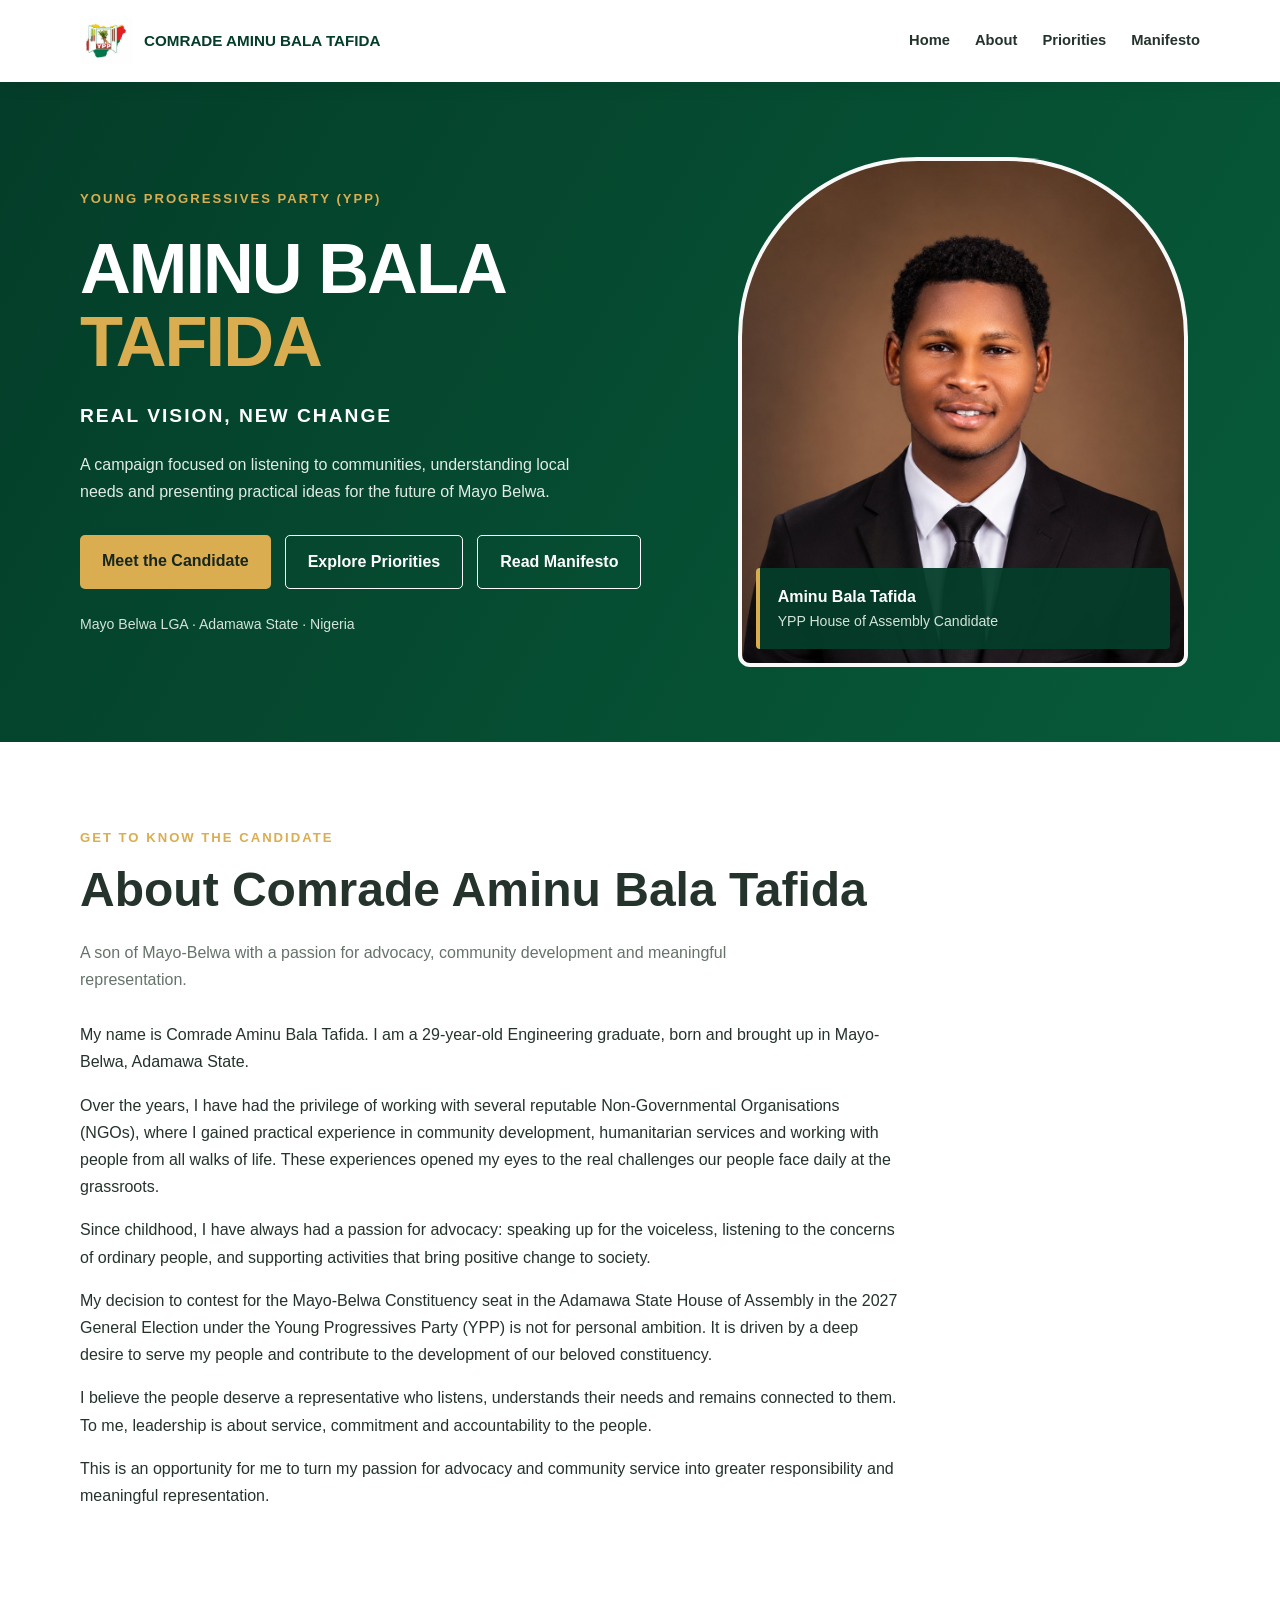
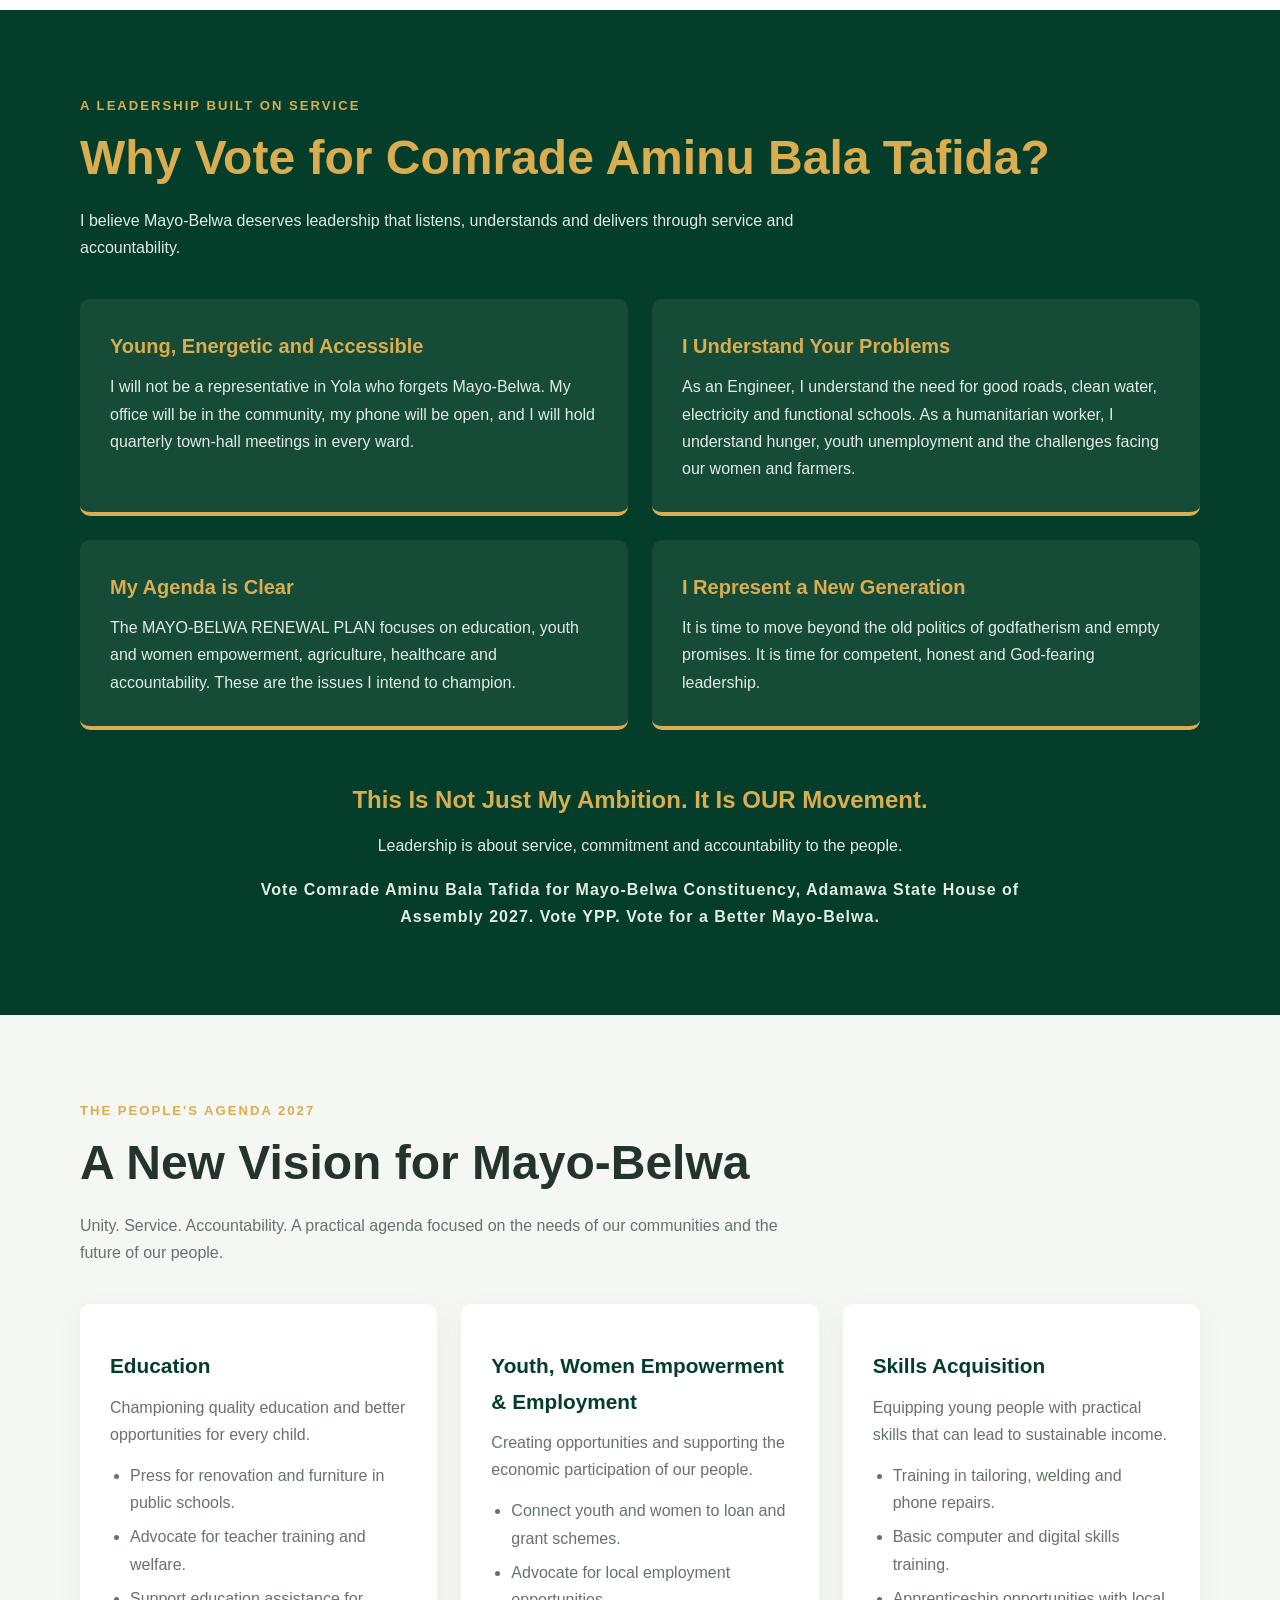
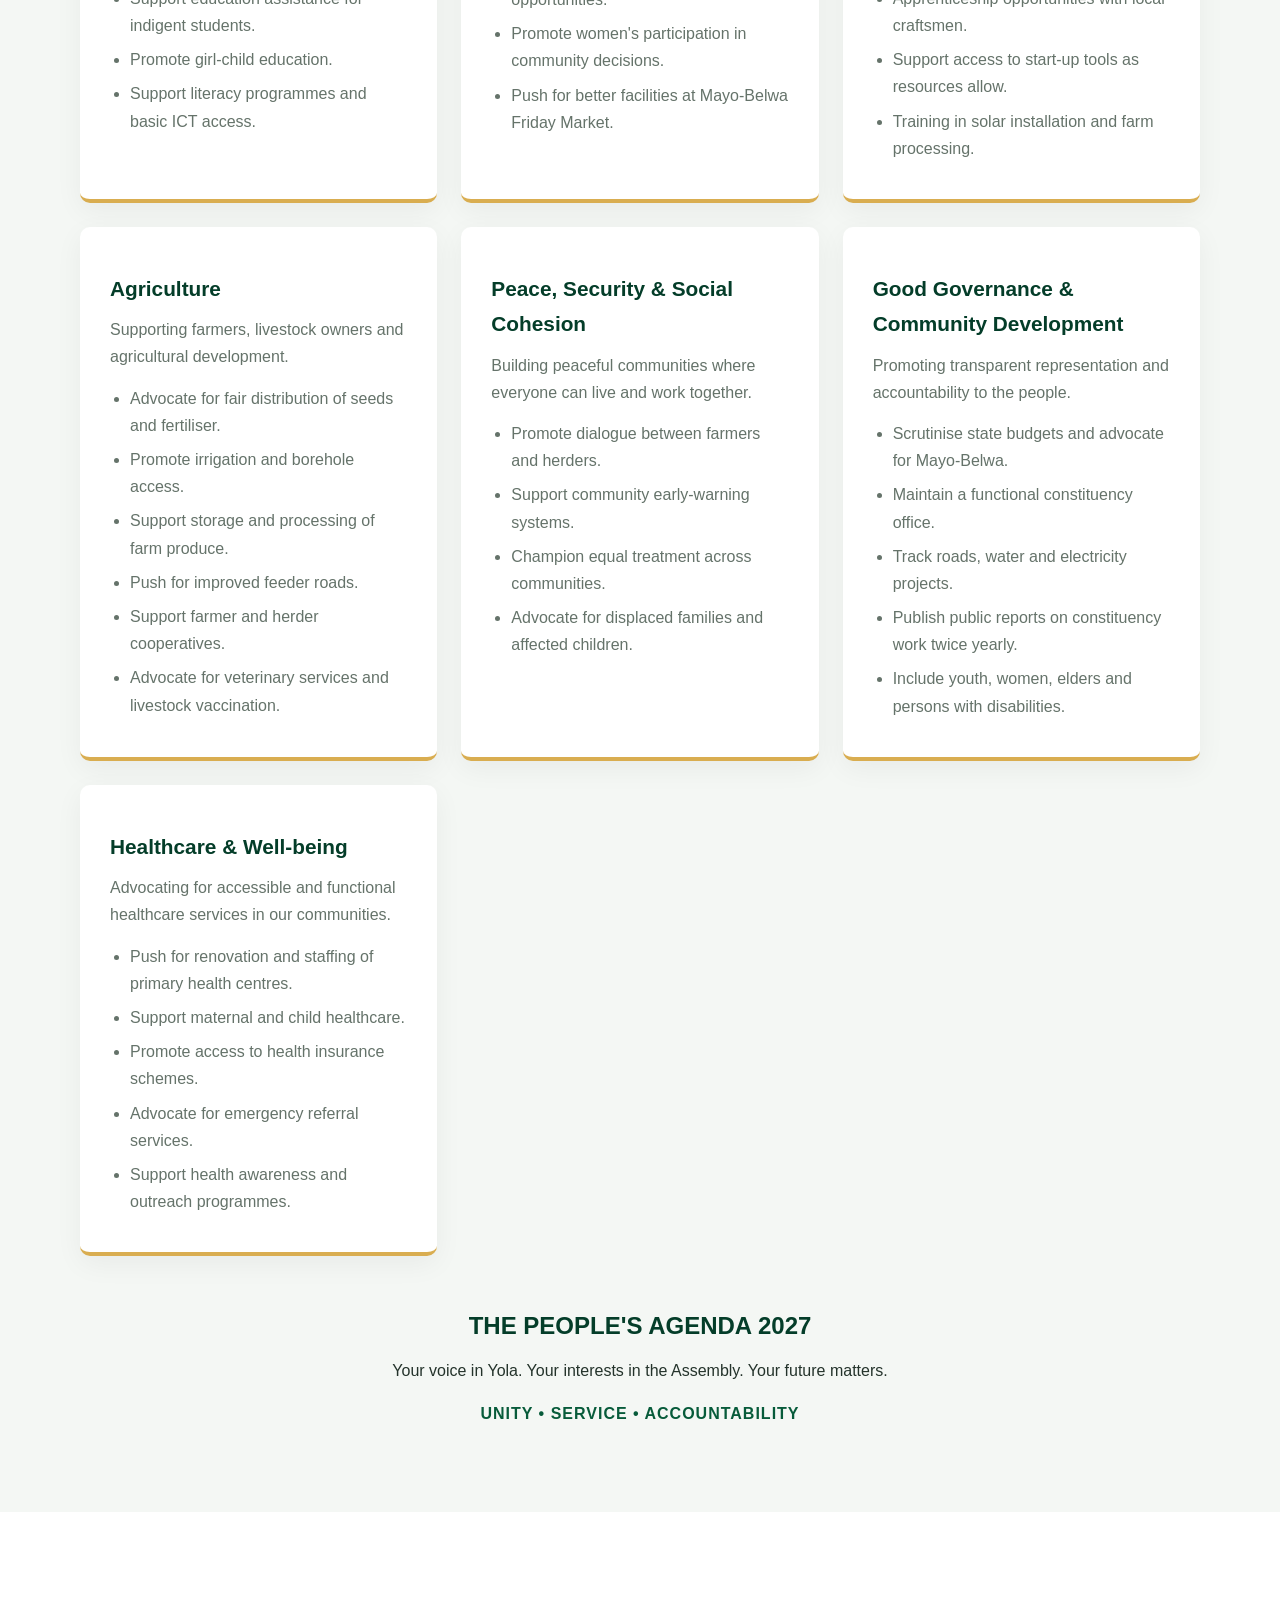
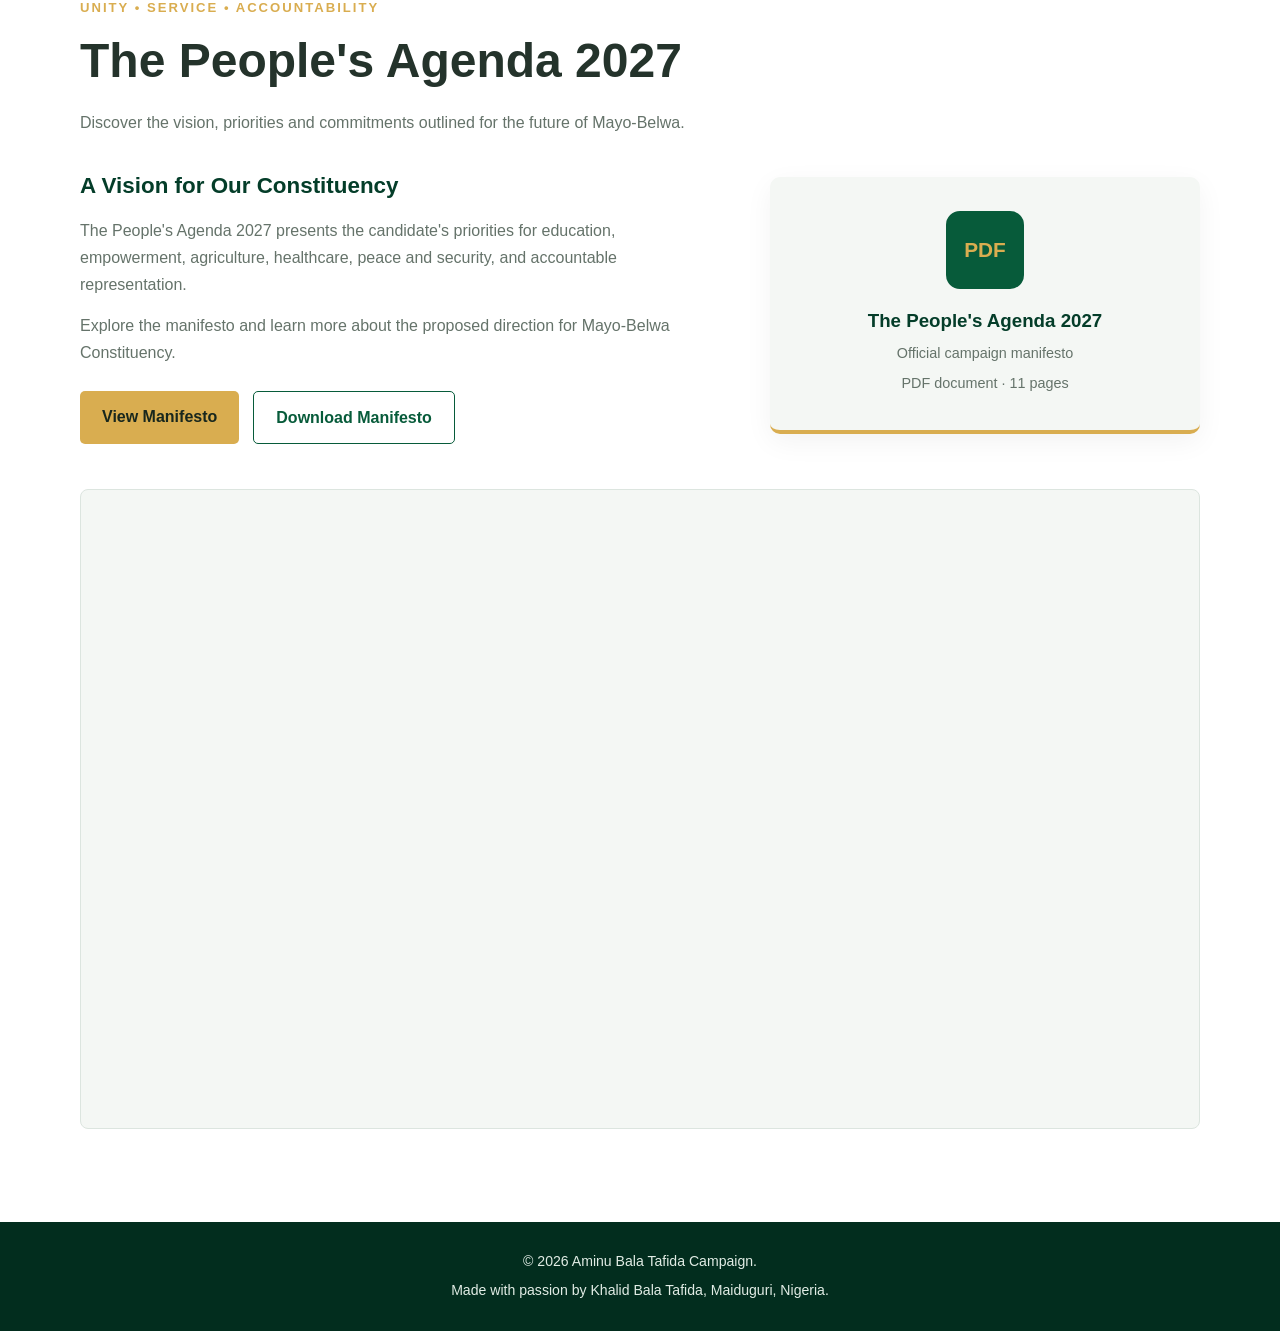
<file: web/index.html>
<!DOCTYPE html>
<html lang="en">
<head>
    <meta charset="UTF-8">
    <meta name="viewport" content="width=device-width, initial-scale=1.0">
    <title>Comrade Aminu Bala Tafida | Campaign Website</title>

    <meta name="description"
          content="Official campaign website for Aminu Bala Tafida, YPP, Mayo Belwa, Adamawa State.">

    <!-- Preview details when the link is shared on WhatsApp / Facebook -->
    <meta property="og:type" content="website">
    <meta property="og:title" content="Comrade Aminu Bala Tafida | The People's Agenda 2027">
    <meta property="og:description"
          content="YPP candidate, Mayo-Belwa Constituency, Adamawa State House of Assembly. Unity. Service. Accountability.">
    <meta name="theme-color" content="#075B3A">

    <link rel="icon" href="logo.jpeg">
    <link rel="stylesheet" href="style.css">
</head>

<body>
    <header class="header">
        <div class="container navbar">

            <a href="#home" class="brand">
                <img src="logo.jpeg"
                     alt="YPP logo"
                     class="party-logo">
                <span> COMRADE AMINU BALA TAFIDA</span>
            </a>

            <button class="menu-toggle"
                    id="menu-toggle"
                    aria-label="Open navigation"
                    aria-expanded="false">
                ☰
            </button>

            <nav id="navigation">
                <a href="#home">Home</a>
                <a href="#about">About</a>
                <a href="#priorities">Priorities</a>
                <a href="#manifesto">Manifesto</a>
            </nav>

        </div>
    </header>

    <main>

        <section class="hero" id="home">
            <div class="container hero-content">

                <div class="hero-text">
                    <p class="eyebrow">
                        YOUNG PROGRESSIVES PARTY (YPP)
                    </p>

                    <h1>
                        AMINU BALA
                        <span>TAFIDA</span>
                    </h1>

                    <h2>REAL VISION, NEW CHANGE</h2>

                    <p>
                        A campaign focused on listening to communities,
                        understanding local needs and presenting practical
                        ideas for the future of Mayo Belwa.
                    </p>

                    <div class="hero-buttons">
                        <a href="#about" class="btn btn-primary">
                            Meet the Candidate
                        </a>

                        <a href="#priorities" class="btn btn-outline">
                            Explore Priorities
                        </a>

                        <a href="manifesto/peoples-Agenda-2027.pdf"
                           class="btn btn-outline"
                           target="_blank" rel="noopener">
                            Read Manifesto
                        </a>
                    </div>

                    <p class="location">
                        Mayo Belwa LGA · Adamawa State · Nigeria
                    </p>
                </div>

                <div class="hero-image">
                    <img src="abt.jpg"
                         alt="Portrait of Aminu Bala Tafida">
                    <div class="image-caption">
                        <strong>Aminu Bala Tafida</strong>
                        <span>YPP House of Assembly Candidate</span>
                    </div>
                </div>

            </div>
        </section>


<section class="about section" id="about">
    <div class="container">

        <p class="section-label">GET TO KNOW THE CANDIDATE</p>

        <h2>About Comrade Aminu Bala Tafida</h2>

        <p class="section-intro">
            A son of Mayo-Belwa with a passion for advocacy,
            community development and meaningful representation.
        </p>

        <div class="about-content">

            <p>
                My name is Comrade Aminu Bala Tafida. I am a
                29-year-old Engineering graduate, born and
                brought up in Mayo-Belwa, Adamawa State.
            </p>

            <p>
                Over the years, I have had the privilege of
                working with several reputable Non-Governmental
                Organisations (NGOs), where I gained practical
                experience in community development, humanitarian
                services and working with people from all walks
                of life. These experiences opened my eyes to the
                real challenges our people face daily at the
                grassroots.
            </p>

            <p>
                Since childhood, I have always had a passion
                for advocacy: speaking up for the voiceless,
                listening to the concerns of ordinary people,
                and supporting activities that bring positive
                change to society.
            </p>

            <p>
                My decision to contest for the Mayo-Belwa
                Constituency seat in the Adamawa State House
                of Assembly in the 2027 General Election under
                the Young Progressives Party (YPP) is not for
                personal ambition. It is driven by a deep desire
                to serve my people and contribute to the
                development of our beloved constituency.
            </p>

            <p>
                I believe the people deserve a representative
                who listens, understands their needs and remains
                connected to them. To me, leadership is about
                service, commitment and accountability to the
                people.
            </p>

            <p>
                This is an opportunity for me to turn my passion
                for advocacy and community service into greater
                responsibility and meaningful representation.
            </p>

        </div>
    </div>
</section>

<section class="why-vote section" id="why-vote">
    <div class="container">

        <p class="section-label">A LEADERSHIP BUILT ON SERVICE</p>

        <h2>Why Vote for Comrade Aminu Bala Tafida?</h2>

        <p class="section-intro">
            I believe Mayo-Belwa deserves leadership that
            listens, understands and delivers through service
            and accountability.
        </p>

        <div class="why-vote-grid">

            <article class="why-card">
                <span class="why-number"></span>
                <h3>Young, Energetic and Accessible</h3>
                <p>
                    I will not be a representative in Yola who
                    forgets Mayo-Belwa. My office will be in the
                    community, my phone will be open, and I will
                    hold quarterly town-hall meetings in every ward.
                </p>
            </article>

            <article class="why-card">
                <span class="why-number"></span>
                <h3>I Understand Your Problems</h3>
                <p>
                    As an Engineer, I understand the need for
                    good roads, clean water, electricity and
                    functional schools. As a humanitarian worker,
                    I understand hunger, youth unemployment and
                    the challenges facing our women and farmers.
                </p>
            </article>

            <article class="why-card">
                <span class="why-number"></span>
                <h3>My Agenda is Clear</h3>
                <p>
                    The MAYO-BELWA RENEWAL PLAN focuses on
                    education, youth and women empowerment,
                    agriculture, healthcare and accountability.
                    These are the issues I intend to champion.
                </p>
            </article>

            <article class="why-card">
                <span class="why-number"></span>
                <h3>I Represent a New Generation</h3>
                <p>
                    It is time to move beyond the old politics
                    of godfatherism and empty promises. It is
                    time for competent, honest and God-fearing
                    leadership.
                </p>
            </article>

        </div>

        <div class="why-vote-footer">
            <h3>This Is Not Just My Ambition. It Is OUR Movement.</h3>

            <p>
                Leadership is about service, commitment and
                accountability to the people.
            </p>

            <p class="campaign-slogan">
                Vote Comrade Aminu Bala Tafida for Mayo-Belwa
                Constituency, Adamawa State House of Assembly 2027.
                Vote YPP. Vote for a Better Mayo-Belwa.
            </p>
        </div>

    </div>
</section>

<section class="priorities section" id="priorities">
    <div class="container">

        <p class="section-label">THE PEOPLE'S AGENDA 2027</p>

        <h2>A New Vision for Mayo-Belwa</h2>

        <p class="section-intro">
            Unity. Service. Accountability.

            A practical agenda focused on the needs of
            our communities and the future of our people.
        </p>

        <div class="priority-grid">

            <!-- 01 EDUCATION -->
            <article class="priority-card">
                <span class="priority-number"></span>
                <h3>Education</h3>
                <p>
                    Championing quality education and better
                    opportunities for every child.
                </p>
                <ul>
                    <li>Press for renovation and furniture in public schools.</li>
                    <li>Advocate for teacher training and welfare.</li>
                    <li>Support education assistance for indigent students.</li>
                    <li>Promote girl-child education.</li>
                    <li>Support literacy programmes and basic ICT access.</li>
                </ul>
            </article>

            <!-- 02 YOUTH AND WOMEN -->
            <article class="priority-card">
                <span class="priority-number"></span>
                <h3>Youth, Women Empowerment &amp; Employment</h3>
                <p>
                    Creating opportunities and supporting
                    the economic participation of our people.
                </p>
                <ul>
                    <li>Connect youth and women to loan and grant schemes.</li>
                    <li>Advocate for local employment opportunities.</li>
                    <li>Promote women's participation in community decisions.</li>
                    <li>Push for better facilities at Mayo-Belwa Friday Market.</li>
                </ul>
            </article>

            <!-- 03 SKILLS -->
            <article class="priority-card">
                <span class="priority-number"></span>
                <h3>Skills Acquisition</h3>
                <p>
                    Equipping young people with practical
                    skills that can lead to sustainable income.
                </p>
                <ul>
                    <li>Training in tailoring, welding and phone repairs.</li>
                    <li>Basic computer and digital skills training.</li>
                    <li>Apprenticeship opportunities with local craftsmen.</li>
                    <li>Support access to start-up tools as resources allow.</li>
                    <li>Training in solar installation and farm processing.</li>
                </ul>
            </article>

            <!-- 04 AGRICULTURE -->
            <article class="priority-card">
                <span class="priority-number"></span>
                <h3>Agriculture</h3>
                <p>
                    Supporting farmers, livestock owners
                    and agricultural development.
                </p>
                <ul>
                    <li>Advocate for fair distribution of seeds and fertiliser.</li>
                    <li>Promote irrigation and borehole access.</li>
                    <li>Support storage and processing of farm produce.</li>
                    <li>Push for improved feeder roads.</li>
                    <li>Support farmer and herder cooperatives.</li>
                    <li>Advocate for veterinary services and livestock vaccination.</li>
                </ul>
            </article>

            <!-- 05 PEACE AND SECURITY -->
            <article class="priority-card">
                <span class="priority-number"></span>
                <h3>Peace, Security &amp; Social Cohesion</h3>
                <p>
                    Building peaceful communities where
                    everyone can live and work together.
                </p>
                <ul>
                    <li>Promote dialogue between farmers and herders.</li>
                    <li>Support community early-warning systems.</li>
                    <li>Champion equal treatment across communities.</li>
                    <li>Advocate for displaced families and affected children.</li>
                </ul>
            </article>

            <!-- 06 GOVERNANCE -->
            <article class="priority-card">
                <span class="priority-number"></span>
                <h3>Good Governance &amp; Community Development</h3>
                <p>
                    Promoting transparent representation
                    and accountability to the people.
                </p>
                <ul>
                    <li>Scrutinise state budgets and advocate for Mayo-Belwa.</li>
                    <li>Maintain a functional constituency office.</li>
                    <li>Track roads, water and electricity projects.</li>
                    <li>Publish public reports on constituency work twice yearly.</li>
                    <li>Include youth, women, elders and persons with disabilities.</li>
                </ul>
            </article>

            <!-- 07 HEALTHCARE -->
            <article class="priority-card">
                <span class="priority-number"></span>
                <h3>Healthcare &amp; Well-being</h3>
                <p>
                    Advocating for accessible and functional
                    healthcare services in our communities.
                </p>
                <ul>
                    <li>Push for renovation and staffing of primary health centres.</li>
                    <li>Support maternal and child healthcare.</li>
                    <li>Promote access to health insurance schemes.</li>
                    <li>Advocate for emergency referral services.</li>
                    <li>Support health awareness and outreach programmes.</li>
                </ul>
            </article>

        </div>

        <div class="agenda-footer">
            <h3>THE PEOPLE'S AGENDA 2027</h3>

            <p>
                Your voice in Yola. Your interests in the Assembly.
                Your future matters.
            </p>

            <p class="campaign-slogan">
                UNITY • SERVICE • ACCOUNTABILITY
            </p>
        </div>

    </div>
</section>

<section class="manifesto section" id="manifesto">
  <div class="container">
    <p class="section-label">UNITY • SERVICE • ACCOUNTABILITY</p>
    <h2>The People's Agenda 2027</h2>

    <p class="section-intro">
      Discover the vision, priorities and commitments outlined for the future of Mayo-Belwa.
    </p>

    <div class="manifesto-content">
      <div class="manifesto-info">
        <h3>A Vision for Our Constituency</h3>

        <p>
          The People's Agenda 2027 presents the candidate's priorities
          for education, empowerment, agriculture, healthcare,
          peace and security, and accountable representation.
        </p>

        <p>
          Explore the manifesto and learn more about the proposed
          direction for Mayo-Belwa Constituency.
        </p>

        <div class="manifesto-buttons">
          <a href="peoples-Agenda-2027.pdf"
             class="btn btn-primary"
             target="_blank" rel="noopener">
            View Manifesto
          </a>

          <a href="peoples-Agenda-2027.pdf"
             class="btn btn-outline"
             download="Peoples-Agenda-2027.pdf">
            Download Manifesto
          </a>
        </div>
      </div>

      <div class="manifesto-document">
        <div class="document-icon">pdf</div>
        <h3>The People's Agenda 2027</h3>
        <p>Official campaign manifesto</p>
        <span>PDF document · 11 pages</span>
      </div>
    </div>

    <!-- Inline preview (shown on computers; phones use the buttons above) -->
    <div class="manifesto-preview">
      <iframe src="peoples-Agenda-2027.pdf#view=FitH"
              title="The People's Agenda 2027 manifesto"></iframe>
    </div>
  </div>
</section>

    </main>

    <footer class="footer">
        <div class="container">
            <p>
                &copy; <span id="year">2026</span>
                Aminu Bala Tafida Campaign.
            </p>
            <p>Made with passion by Khalid Bala Tafida, Maiduguri, Nigeria.</p>
        </div>
    </footer>

    <script src="script.js"></script>

</body>
</html>
</file>
<file: web/style.css>
/* 1. Basic settings */
:root {
    --green: #075B3A;
    --dark-green: #043D29;
    --gold: #D9AD50;
    --white: #FFFFFF;
    --light: #F4F7F4;
    --text: #24332B;
    --muted: #65736A;
}

* {
    margin: 0;
    padding: 0;
    box-sizing: border-box;
}

html {
    scroll-behavior: smooth;
    scroll-padding-top: 85px;
}

body {
    font-family: Arial, Helvetica, sans-serif;
    color: var(--text);
    line-height: 1.7;
}

img {
    max-width: 100%;
    display: block;
}

a {
    text-decoration: none;
}

.container {
    width: min(1120px, 90%);
    margin: 0 auto;
}

.section {
    padding: 85px 0;
}

.section h2 {
    font-size: clamp(2rem, 4vw, 3rem);
    line-height: 1.2;
    margin: 12px 0 20px;
}

.section-label,
.eyebrow {
    color: var(--gold);
    font-size: 0.82rem;
    font-weight: 800;
    letter-spacing: 2px;
}

.section-intro {
    max-width: 720px;
    color: var(--muted);
}

/* 2. Navigation */
.header {
    background: var(--white);
    position: sticky;
    top: 0;
    z-index: 100;
    box-shadow: 0 3px 18px rgba(0, 0, 0, 0.07);
}

.navbar {
    min-height: 82px;
    display: flex;
    align-items: center;
    justify-content: space-between;
    gap: 24px;
}

.brand {
    display: flex;
    align-items: center;
    gap: 12px;
    color: var(--dark-green);
    font-weight: 800;
    font-size: 0.95rem;
}

.party-logo {
    width: 52px;
    height: 52px;
    object-fit: contain;
}

#navigation {
    display: flex;
    align-items: center;
    gap: 25px;
}

#navigation a {
    color: var(--text);
    font-weight: 600;
    font-size: 0.92rem;
}

#navigation a:hover {
    color: var(--green);
}

.menu-toggle {
    display: none;
    border: 0;
    background: var(--green);
    color: white;
    padding: 8px 12px;
    border-radius: 6px;
    font-size: 1.35rem;
    cursor: pointer;
}

/* 3. Hero section */
.hero {
    background: linear-gradient(
        120deg,
        var(--dark-green),
        var(--green)
    );
    color: var(--white);
    padding: 75px 0;
    overflow: hidden;
}

.hero-content {
    display: grid;
    grid-template-columns: 1.1fr 0.9fr;
    align-items: center;
    gap: 65px;
}

.hero-text h1 {
    font-size: clamp(2.8rem, 5.5vw, 5rem);
    line-height: 1.04;
    margin: 22px 0;
    letter-spacing: -2px;
}

.hero-text h1 span {
    display: block;
    color: var(--gold);
}

.hero-text h2 {
    font-size: 1.2rem;
    letter-spacing: 2px;
    margin-bottom: 18px;
}

.hero-text > p:not(.eyebrow):not(.location) {
    color: #E1ECE5;
    max-width: 520px;
}

.hero-buttons {
    display: flex;
    flex-wrap: wrap;
    gap: 14px;
    margin-top: 30px;
}

.btn {
    display: inline-block;
    padding: 12px 22px;
    border-radius: 5px;
    font-weight: 700;
    transition: transform 0.2s, background 0.2s;
}

.btn:hover {
    transform: translateY(-2px);
}

.btn-primary {
    background: var(--gold);
    color: #18271D;
}

.btn-primary:hover {
    background: #E9C36D;
}

.btn-outline {
    border: 1px solid #FFFFFF;
    color: #FFFFFF;
}

.btn-outline:hover {
    background: #FFFFFF;
    color: var(--green);
}

.location {
    color: #D4E4DA;
    margin-top: 24px;
    font-size: 0.88rem;
}

.hero-image {
    position: relative;
    max-width: 450px;
    justify-self: center;
    width: 100%;
}

.hero-image > img {
    width: 100%;
    height: 510px;
    object-fit: cover;
    object-position: center top;
    border-radius: 180px 180px 12px 12px;
    border: 4px solid rgba(255, 255, 255, 0.75);
    background: #E4E9E5;
}

.image-caption {
    position: absolute;
    bottom: 18px;
    left: 18px;
    right: 18px;
    padding: 15px 18px;
    background: rgba(4, 61, 41, 0.94);
    border-left: 4px solid var(--gold);
    border-radius: 4px;
}

.image-caption strong,
.image-caption span {
    display: block;
}

.image-caption span {
    color: #D4E4DA;
    font-size: 0.88rem;
}

/* 4. About section */
.about {
    background: var(--white);
}

/* 5. Campaign priorities */
.priorities {
    background: var(--light);
}

.priority-grid {
    display: grid;
    grid-template-columns: repeat(3, 1fr);
    gap: 24px;
    margin-top: 38px;
}

.priority-card {
    background: var(--white);
    padding: 30px;
    border-radius: 10px;
    border-bottom: 4px solid var(--gold);
    box-shadow: 0 8px 28px rgba(0, 0, 0, 0.05);
}

.priority-number {
    color: var(--green);
    font-weight: 800;
    font-size: 1.5rem;
}

.priority-card h3 {
    margin: 14px 0 10px;
    color: var(--dark-green);
    font-size: 1.3rem;
}

.priority-card p {
    color: var(--muted);
}

/* 6. Campaign call to action */
.campaign {
    text-align: center;
    color: var(--white);
    background: var(--dark-green);
}

.campaign-content {
    max-width: 760px;
}

.campaign h2 {
    color: var(--gold);
}

.campaign-content > p:not(.section-label) {
    margin-bottom: 25px;
    color: #E1ECE5;
}

/* 7. Contact section */
.contact {
    background: var(--white);
}

.contact-note {
    color: var(--muted);
    margin-top: 12px;
}

/* 8. Footer */
.footer {
    background: #022D1E;
    color: #E1ECE5;
    text-align: center;
    padding: 28px 0;
    font-size: 0.88rem;
}

.footer p + p {
    margin-top: 5px;
}

/* 9. Responsive design for tablets and phones */
@media (max-width: 850px) {
    .navbar {
        min-height: 75px;
    }

    .menu-toggle {
        display: block;
    }

    #navigation {
        display: none;
        position: absolute;
        top: 75px;
        left: 0;
        right: 0;
        padding: 22px 5%;
        background: var(--white);
        flex-direction: column;
        align-items: flex-start;
        gap: 18px;
        box-shadow: 0 10px 15px rgba(0, 0, 0, 0.08);
    }

    #navigation.open {
        display: flex;
    }

    .hero-content {
        grid-template-columns: 1fr;
        gap: 42px;
    }

    .hero-text {
        text-align: center;
    }

    .hero-text > p:not(.eyebrow):not(.location) {
        margin-left: auto;
        margin-right: auto;
    }

    .hero-buttons {
        justify-content: center;
    }

    .hero-image {
        max-width: 390px;
    }

    .hero-image > img {
        height: 450px;
    }

    .priority-grid {
        grid-template-columns: 1fr;
    }
}

@media (max-width: 480px) {
    .brand {
        font-size: 0.78rem;
        gap: 8px;
    }

    .party-logo {
        width: 42px;
        height: 42px;
    }

    .hero {
        padding: 55px 0;
    }

    .hero-text h1 {
        letter-spacing: -1px;
    }

    .hero-text h2 {
        font-size: 1rem;
    }

    .hero-buttons {
        flex-direction: column;
    }

    .btn {
        text-align: center;
    }

    .hero-image > img {
        height: 400px;
    }

    .section {
        padding: 60px 0;
    }

    .priority-card {
        padding: 24px;
    }
}

/* ===== 10. Added sections: About, Why Vote, Agenda, Manifesto ===== */

/* About text */
.about-content {
    max-width: 820px;
    margin-top: 28px;
}

.about-content p {
    margin-bottom: 16px;
}

/* Why vote */
.why-vote {
    background: var(--dark-green);
    color: var(--white);
}

.why-vote h2 {
    color: var(--gold);
}

.why-vote .section-intro {
    color: #E1ECE5;
}

.why-vote-grid {
    display: grid;
    grid-template-columns: repeat(2, 1fr);
    gap: 24px;
    margin-top: 38px;
}

.why-card {
    background: rgba(255, 255, 255, 0.07);
    padding: 30px;
    border-radius: 10px;
    border-bottom: 4px solid var(--gold);
}

.why-number:empty {
    display: none;
}

.why-card h3 {
    margin-bottom: 10px;
    color: var(--gold);
    font-size: 1.25rem;
}

.why-card p {
    color: #E1ECE5;
}

.why-vote-footer {
    text-align: center;
    max-width: 760px;
    margin: 50px auto 0;
}

.why-vote-footer h3 {
    color: var(--gold);
    font-size: 1.5rem;
    margin-bottom: 12px;
}

.why-vote-footer p {
    color: #E1ECE5;
}

.campaign-slogan {
    margin-top: 16px;
    font-weight: 800;
    letter-spacing: 1px;
    color: var(--gold);
}

/* Priority lists */
.priority-card ul {
    margin-top: 14px;
    padding-left: 20px;
    color: var(--muted);
}

.priority-card li {
    margin-bottom: 7px;
}

.priority-number:empty {
    display: none;
}

.agenda-footer {
    text-align: center;
    max-width: 760px;
    margin: 50px auto 0;
}

.agenda-footer h3 {
    color: var(--dark-green);
    font-size: 1.5rem;
    margin-bottom: 10px;
}

.agenda-footer .campaign-slogan {
    color: var(--green);
}

/* Manifesto */
.manifesto {
    background: var(--white);
}

.manifesto-content {
    display: grid;
    grid-template-columns: 1.2fr 0.8fr;
    gap: 45px;
    align-items: center;
    margin-top: 30px;
}

.manifesto-info h3 {
    color: var(--dark-green);
    font-size: 1.4rem;
    margin-bottom: 12px;
}

.manifesto-info p {
    margin-bottom: 14px;
    color: var(--muted);
}

.manifesto-buttons {
    display: flex;
    flex-wrap: wrap;
    gap: 14px;
    margin-top: 24px;
}

.manifesto .btn-outline {
    border-color: var(--green);
    color: var(--green);
}

.manifesto .btn-outline:hover {
    background: var(--green);
    color: var(--white);
}

.manifesto-document {
    text-align: center;
    background: var(--light);
    padding: 34px 26px;
    border-radius: 10px;
    border-bottom: 4px solid var(--gold);
    box-shadow: 0 8px 28px rgba(0, 0, 0, 0.05);
}

.document-icon {
    width: 78px;
    height: 78px;
    margin: 0 auto 16px;
    display: flex;
    align-items: center;
    justify-content: center;
    background: var(--green);
    color: var(--gold);
    border-radius: 14px;
    font-weight: 800;
    font-size: 1.3rem;
    text-transform: uppercase;
}

.manifesto-document h3 {
    color: var(--dark-green);
    margin-bottom: 4px;
}

.manifesto-document p,
.manifesto-document span {
    color: var(--muted);
    font-size: 0.9rem;
}

.manifesto-document span {
    display: block;
    margin-top: 6px;
}

/* Inline PDF preview (desktop only) */
.manifesto-preview {
    margin-top: 45px;
}

.manifesto-preview iframe {
    width: 100%;
    height: 640px;
    border: 1px solid #DCE5DF;
    border-radius: 8px;
    background: var(--light);
}

@media (max-width: 850px) {
    .why-vote-grid {
        grid-template-columns: 1fr;
    }

    .manifesto-content {
        grid-template-columns: 1fr;
    }

    /* Phones cannot show PDFs inside a page, so use the buttons instead */
    .manifesto-preview {
        display: none;
    }
}

@media (max-width: 480px) {
    .why-card {
        padding: 24px;
    }

    .manifesto-buttons {
        flex-direction: column;
    }
}
</file>
